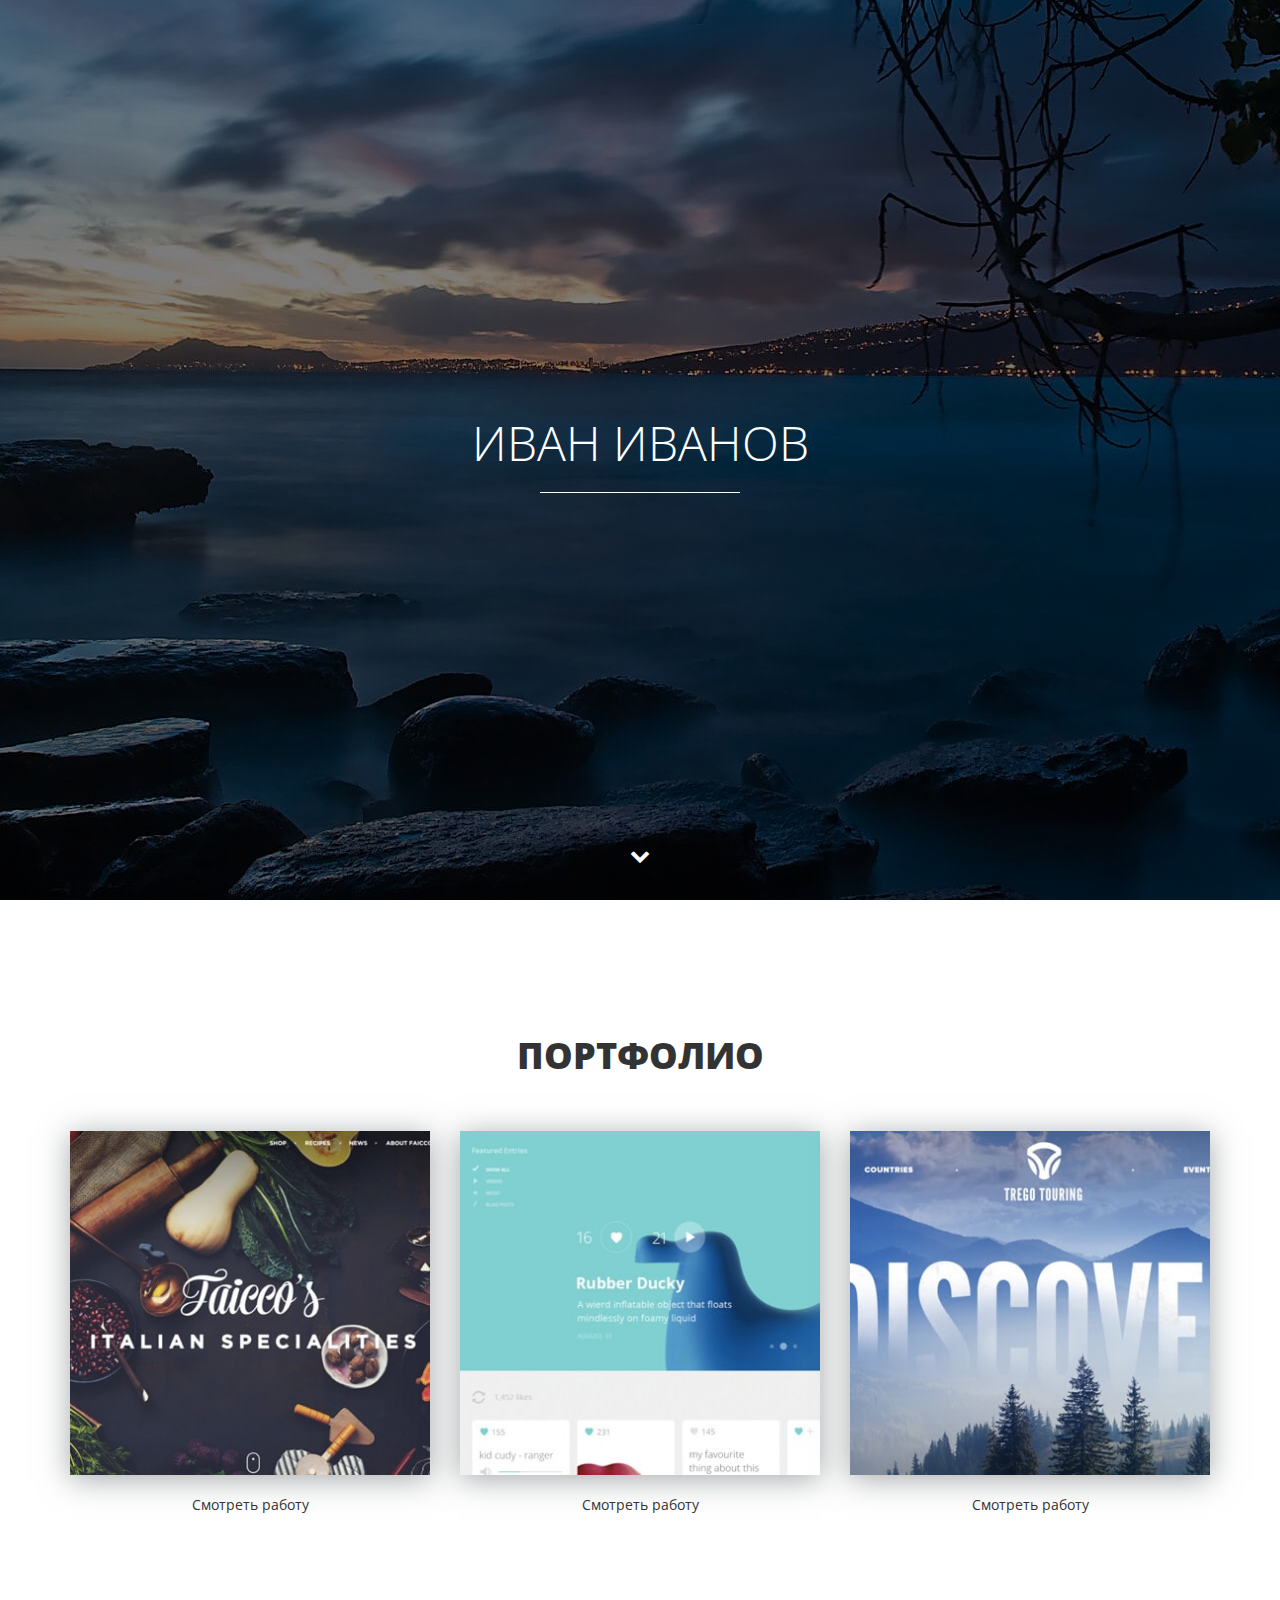
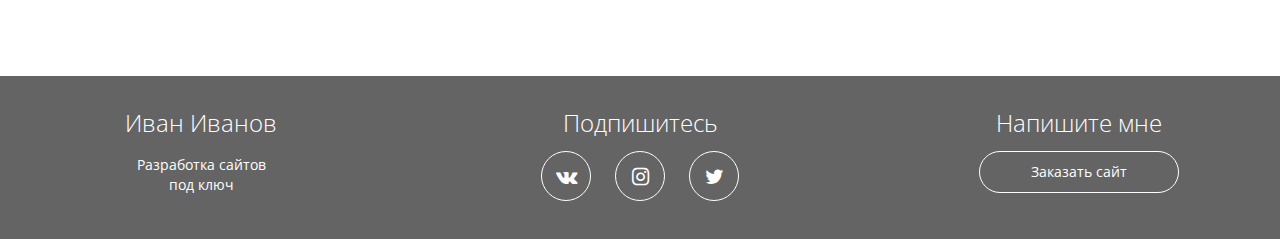
<file: index.html>
<!DOCTYPE html>
<html lang="ru">
  <head>
    <meta charset="utf-8">
    <meta http-equiv="X-UA-Compatible" content="IE=edge">
    <meta name="viewport" content="width=device-width, initial-scale=1">
    <!-- meta для соцсетей -->
    <meta property="og:url" content="">
    <meta property="og:type" content="website">
    <meta property="og:title" content="">
    <meta property="og:image" content="">
    <meta property="og:description" content="Закажите разработку сайта без посредников от 5 990 рублей">
    <meta property="og:site_name" content="Портфолио верстальщика">
    <meta property="article:author" content="Артем Исламов">
    <!-- Заголовок сайта -->
    <title></title>
    <link href="https://fonts.googleapis.com/css?family=Open+Sans:400,700&amp;subset=cyrillic" rel="stylesheet">
    <link href="css/bootstrap.min.css" rel="stylesheet">
    <link rel="stylesheet" href="css/fontello.css">
    <link rel="stylesheet" href="css/fontello-embedded.css">
    <link href="css/style.css" rel="stylesheet">
    <!-- Фавиконка -->
    <link rel="shortcut icon" type="image/x-icon" href="favicon.ico">
    <!--[if lt IE 9]>
      <script src="https://oss.maxcdn.com/html5shiv/3.7.3/html5shiv.min.js"></script>
      <script src="https://oss.maxcdn.com/respond/1.4.2/respond.min.js"></script>
    <![endif]-->
  </head>
  <body>
			
			<div class="main">
			<div class="main-overlay"></div>
				<div class="wrapper">
					<div class="main-header">
						<h1>Иван Иванов </h1>
						<div class="main-line"></div>
						<p></p>
					</div>
				</div>
				<a class="main-down" href="#portfolio"><i class="icon-down"></i></a>
			</div> 

			<div class="portfolio" id="portfolio">
				<div class="container">
					<h2 class="section-header">Портфолио</h2>
					<div class="row">
						<div class="col-md-4">
							<div class="portfolio-block">
							<img src="img/portfolio/1.jpg" alt="Работа №1">
							<a data-toggle="modal" data-work='work-1' href="#work">Смотреть работу</a>
							</div>
						</div>
						<div class="col-md-4">
							<div class="portfolio-block">
							<img src="img/portfolio/2.jpg" alt="Работа №2">
							<a data-toggle="modal" data-work='work-2' href="#work">Смотреть работу</a>
							</div>
						</div>
						<div class="col-md-4">
							<div class="portfolio-block">
							<img src="img/portfolio/3.jpg" alt="Работа №3">
							<a data-toggle="modal" data-work='work-3' href="#work">Смотреть работу</a>
							</div>
						</div>
					</div>
				</div>
			</div>   

			<div class="footer">
				<div class="container">
					<div class="row">
						<div class="col-md-3">
							<strong>Иван Иванов</strong>
							<p>Разработка сайтов <br>под ключ</p>
						</div>
						<div class="col-md-6">
							<strong>Подпишитесь</strong>
							<div class="social-links">
								<a href="#"><i class="icon-vk"></i></a>
								<a href="#"><i class="icon-instagram"></i></a>
								<a href="#"><i class="icon-twitter"></i></a>
							</div>
						</div>
						<div class="col-md-3">
							<strong>Напишите мне</strong>
							<a href="https://vk.me/aislam23" class="offer-btn">Заказать сайт</a>
						</div>
					</div>
				</div>
			</div>

			<!-- Всплывающие окна -->
			<div class="modal fade" id="work" role="dialog">
			  <div class="modal-dialog" role="document">
			    <div class="modal-content">
			      <div class="modal-header">
			        <button type="button" class="close" data-dismiss="modal" aria-label="Close"><span aria-hidden="true">&times;</span></button>
			        <h4 class="modal-title">Описание проекта</h4>
			      </div>
			      <div class="modal-body">
			        
			      </div>
			    </div>
			  </div>
			</div>

    <!-- jQuery (necessary for Bootstrap's JavaScript plugins) -->
    <script src="https://ajax.googleapis.com/ajax/libs/jquery/1.12.4/jquery.min.js"></script>
    <script src="js/bootstrap.min.js"></script>
    <script>
    	$(function() {
    		var link = $('a[data-toggle="modal"]');
    		link.on('click', function(event) {
    			var work = $(this).attr('data-work');
    			var modal = $('.modal');
    			modal.find('.modal-body').load(work+'.html');
    		});
    	});
    </script>
    <script>
    	$(document).ready(function() {
    	$(".slowly").on("click", function (event) {
    		event.preventDefault();
    		var id = $(this).attr('href'),
    		top = $(id).offset().top;
    		$('body,html').animate({scrollTop}, 800);
    	});

    });

    </script>
  </body>
</html>
</file>
<file: css/fontello.css>
@font-face {
  font-family: 'fontello';
  src: url('../font/fontello.eot?32380751');
  src: url('../font/fontello.eot?32380751#iefix') format('embedded-opentype'),
       url('../font/fontello.woff2?32380751') format('woff2'),
       url('../font/fontello.woff?32380751') format('woff'),
       url('../font/fontello.ttf?32380751') format('truetype'),
       url('../font/fontello.svg?32380751#fontello') format('svg');
  font-weight: normal;
  font-style: normal;
}
/* Chrome hack: SVG is rendered more smooth in Windozze. 100% magic, uncomment if you need it. */
/* Note, that will break hinting! In other OS-es font will be not as sharp as it could be */
/*
@media screen and (-webkit-min-device-pixel-ratio:0) {
  @font-face {
    font-family: 'fontello';
    src: url('../font/fontello.svg?32380751#fontello') format('svg');
  }
}
*/
 
 [class^="icon-"]:before, [class*=" icon-"]:before {
  font-family: "fontello";
  font-style: normal;
  font-weight: normal;
  speak: none;
 
  display: inline-block;
  text-decoration: inherit;
  width: 1em;
  margin-right: .2em;
  text-align: center;
  /* opacity: .8; */
 
  /* For safety - reset parent styles, that can break glyph codes*/
  font-variant: normal;
  text-transform: none;
 
  /* fix buttons height, for twitter bootstrap */
  line-height: 1em;
 
  /* Animation center compensation - margins should be symmetric */
  /* remove if not needed */
  margin-left: .2em;
 
  /* you can be more comfortable with increased icons size */
  /* font-size: 120%; */
 
  /* Font smoothing. That was taken from TWBS */
  -webkit-font-smoothing: antialiased;
  -moz-osx-font-smoothing: grayscale;
 
  /* Uncomment for 3D effect */
  /* text-shadow: 1px 1px 1px rgba(127, 127, 127, 0.3); */
}
 
.icon-down:before { content: '\e800'; } /* '' */
.icon-twitter:before { content: '\f099'; } /* '' */
.icon-instagram:before { content: '\f16d'; } /* '' */
.icon-vk:before { content: '\f189'; } /* '' */
</file>
<file: css/fontello-embedded.css>
@font-face {
  font-family: 'fontello';
  src: url('../font/fontello.eot?97182324');
  src: url('../font/fontello.eot?97182324#iefix') format('embedded-opentype'),
       url('../font/fontello.svg?97182324#fontello') format('svg');
  font-weight: normal;
  font-style: normal;
}
@font-face {
  font-family: 'fontello';
  src: url('[data-uri]') format('woff'),
       url('[data-uri]') format('truetype');
}
/* Chrome hack: SVG is rendered more smooth in Windozze. 100% magic, uncomment if you need it. */
/* Note, that will break hinting! In other OS-es font will be not as sharp as it could be */
/*
@media screen and (-webkit-min-device-pixel-ratio:0) {
  @font-face {
    font-family: 'fontello';
    src: url('../font/fontello.svg?97182324#fontello') format('svg');
  }
}
*/
 
 [class^="icon-"]:before, [class*=" icon-"]:before {
  font-family: "fontello";
  font-style: normal;
  font-weight: normal;
  speak: none;
 
  display: inline-block;
  text-decoration: inherit;
  width: 1em;
  margin-right: .2em;
  text-align: center;
  /* opacity: .8; */
 
  /* For safety - reset parent styles, that can break glyph codes*/
  font-variant: normal;
  text-transform: none;
     
  /* fix buttons height, for twitter bootstrap */
  line-height: 1em;
 
  /* Animation center compensation - margins should be symmetric */
  /* remove if not needed */
  margin-left: .2em;
 
  /* you can be more comfortable with increased icons size */
  /* font-size: 120%; */
 
  /* Uncomment for 3D effect */
  /* text-shadow: 1px 1px 1px rgba(127, 127, 127, 0.3); */
}
.icon-down:before { content: '\e800'; } /* '' */
.icon-twitter:before { content: '\f099'; } /* '' */
.icon-instagram:before { content: '\f16d'; } /* '' */
.icon-vk:before { content: '\f189'; } /* '' */
</file>
<file: css/style.css>
body {
	font-family: 'Open Sans', sans-serif;
}
html {
	font-size: 10px;
}
a:active, a:visited, a:focus {
	text-decoration: none;
	outline: none;
}
.wrapper {
	display:table-cell;
	vertical-align:middle;
}
.main {
	position: relative;
	display:table;
	width: 100%;
	text-align: center;
	color: #fff;
	height: 100vh;
	background: #000 url(../img/main-bg.jpg) center center no-repeat;
}
.main-overlay {
	position: absolute;
	z-index: 1;
	width: 100%;
	height: 100%;
	background-color: rgba(0,0,0,0.5);
}
.main h1 {
	margin-bottom: 1.4rem;
	font-weight: 300;
	text-transform: uppercase;
	font-size: 4.8rem;
}
.main p {
	font-size: 3rem;
	font-weight: 300;
}
.main-header {
	position: relative;
	z-index: 2;
}
.main-line {
	width: 200px;
	height: 1px;
	background-color: #fff;
	margin: 0 auto;
}
.main-down {
	position: absolute;
	color: #fff;
	z-index: 4;
	bottom: 2rem;
	display: inline-block;
	font-size: 2rem;
	width: 50px;
	height: 50px;
	border-radius: 50%;
	border: 1px solid transparent;
	line-height: 50px;
	left: 50%;
	margin-left: -25px;
	transition: 0.2s;
}
.main-down:hover {
	color: #fff;
	border-color: #fff;
}
.main-down:visited {color: #fff;}
/*Секция с портфолио*/
.portfolio {
	padding: 10rem 0px;
	text-align: center;
}
.section-header {
	text-transform: uppercase;
	font-weight: 800;
	font-size: 3.6rem;
	margin-bottom: 5rem;
}
.portfolio img {
	width: 100%;
	max-width: 360px;
	box-shadow: 0px 4px 29px 0px rgba(87, 92, 97, 0.54);
}
.portfolio a {
	display: block;
	margin: 2rem auto 6rem;
	color: #333;
	width: 17rem;
	border-bottom: 1px solid transparent;
}
.portfolio a:hover {
	text-decoration: none;
	border-bottom: 1px dotted #ec1b23;
	color: #ec1b23;
}
.portfolio-block:hover {
	box-shadow: 0px 4px 29px 0px rgba(87, 92, 97, 1);
	
}
/*Секция - подвал*/
.footer {
	background-color: #646464;
	color: #fff;
	text-align: center;
	padding: 3rem 0;
}
.footer strong {
	font-weight: 300;
	font-size: 2.4rem;
}
.social-links {
	margin-top: 1rem;
}
.social-links a {
	width: 5rem;
	height: 5rem;
	line-height: 5rem;
	display: inline-block;
	color: #fff;
	border: solid 1px #fff;
	border-radius: 50%;
	margin-left: 1rem;
	margin-right: 1rem;
	font-size: 2rem;
	transition: 0.2s;
}
.social-links a:hover {
	background-color: #fff;
	color: #646464;
}
.offer-btn {
	display: block;
	width: 80%;
	max-width: 200px;
	margin: 1rem auto;
	border: 1px solid #fff;
	padding-top: 1rem;
	padding-bottom: 1rem;
	color: #fff;
	border-radius: 100px;
	transition: 0.2s;
}
.offer-btn:hover {
	text-decoration: none;
	background-color: #fff;
	color: #646464;
}
.modal img {
	width: 100%;
}
.modal-title {
	font-weight: 800;
	font-size: 2rem;
}
.close {
	background-color: transparent;
	border: none;
	font-size: 2.5rem;
	position: absolute;
	right: 2rem;
	top: 1rem;
}
.modal-btn {
	display: inline-block;
	clear: left;
	color: #333;
	border: 1px solid #333;
	padding: 10px 20px;
	border-radius: 5px;
}
.modal-btn:hover {
	background-color: #333;
	color: #fff;
	text-decoration: none;

}

@media (min-width: 0px) and (max-width: 767px) {
	html {
		font-size: 7px;
	}
	.footer strong {
		margin: 3rem 0 2rem;
		display: inline-block;
	}
	.social-links a {
		font-size: 1.5rem;
	}
}

@media (min-width: 768px) and (max-width: 991px) {
	.footer strong {
		margin: 3rem 0 2rem;
		display: inline-block;
	}
}
</file>
